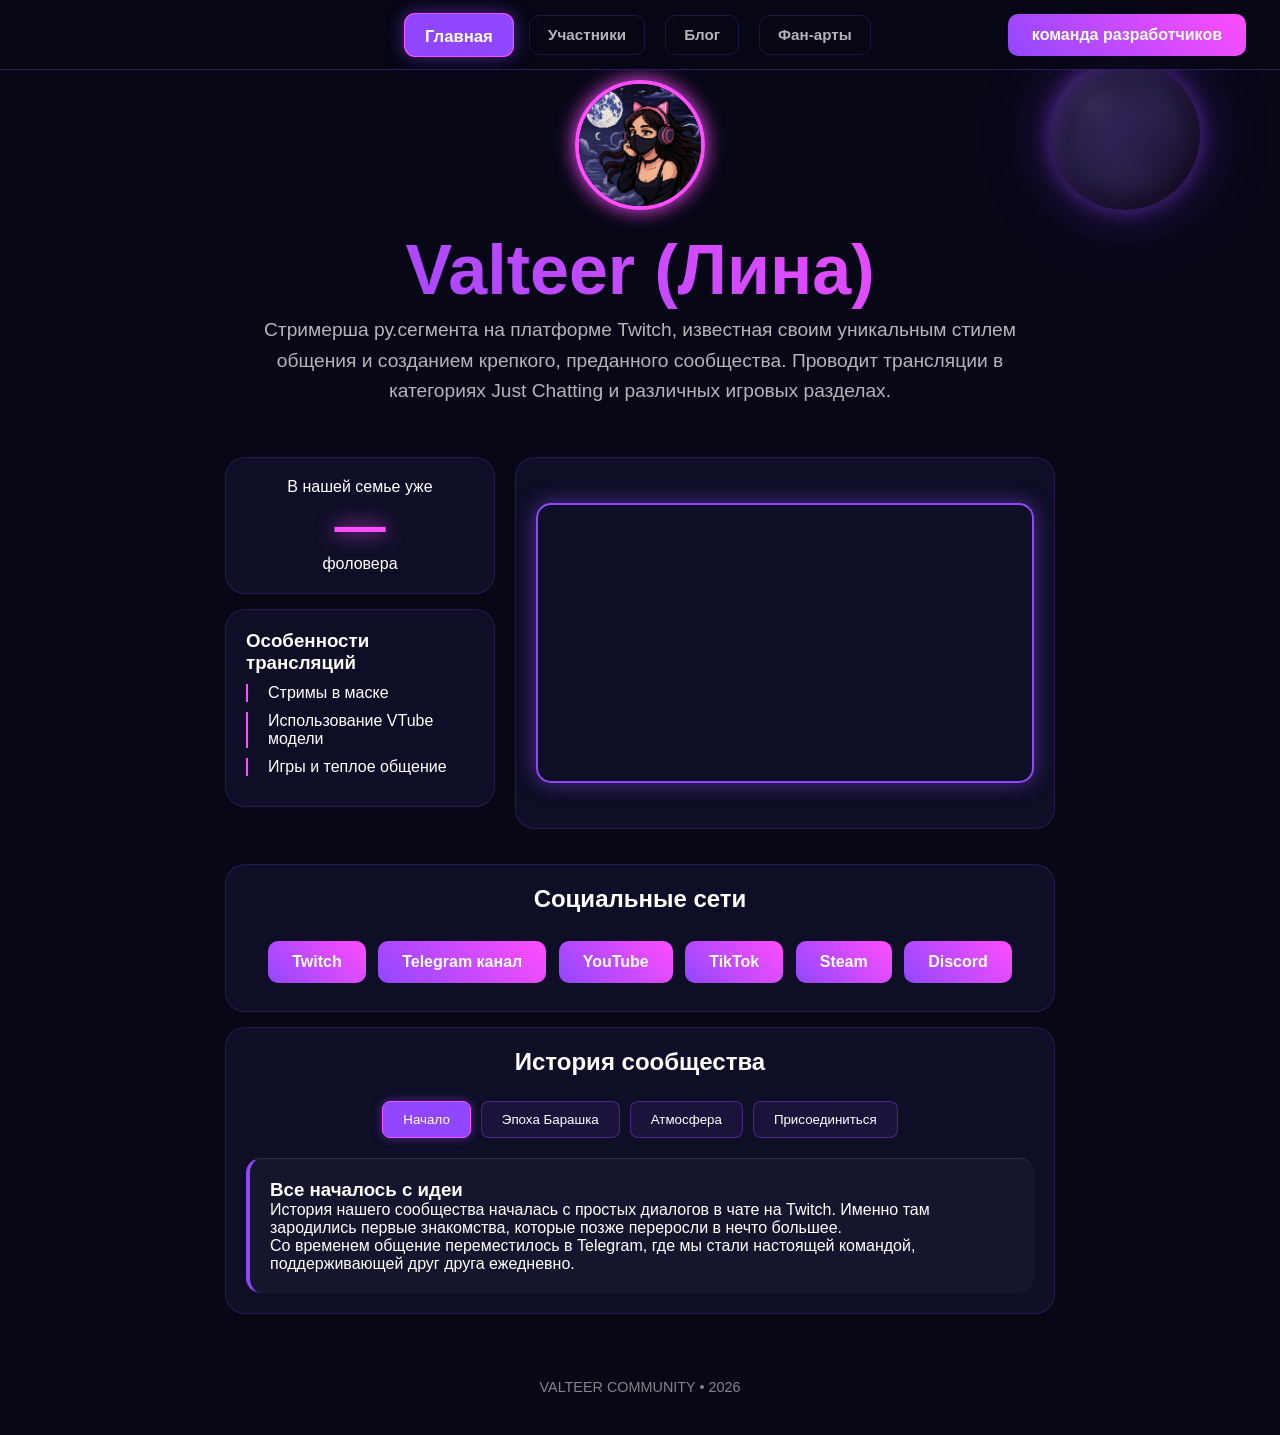
<file: index.html>
<!DOCTYPE html>
<html lang="ru">
<head>
	<link rel="icon" type="image/png" href="/favicon.png">
    <meta charset="UTF-8">
    <title>VALTEER | Домик Valteer</title>
    <link rel="stylesheet" href="style.css">
    <style>
        /* Стили для вкладок истории */
        .history-tabs {
            display: flex;
            gap: 10px;
            margin-bottom: 20px;
            flex-wrap: wrap;
            justify-content: center;
        }
        .tab-button {
            background: rgba(145, 71, 255, 0.1);
            border: 1px solid rgba(145, 71, 255, 0.4);
            color: white;
            padding: 10px 20px;
            border-radius: 8px;
            cursor: pointer;
            transition: 0.3s;
            font-family: inherit;
        }
        .tab-button:hover, .tab-button.active {
            background: #9147ff;
            border-color: #ff4dff;
            box-shadow: 0 0 10px rgba(145, 71, 255, 0.5);
        }
        .tab-content {
            display: none;
            padding: 20px;
            background: rgba(255, 255, 255, 0.03);
            border-radius: 15px;
            border-left: 4px solid #9147ff;
            animation: fadeIn 0.5s ease;
        }
        .tab-content.active { display: block; }
        
        @keyframes fadeIn {
            from { opacity: 0; transform: translateY(10px); }
            to { opacity: 1; transform: translateY(0); }
        }

        /* Аватарка */
        .hero-avatar-container { text-align: center; margin-bottom: 20px; }
        .hero-avatar {
            width: 150px; height: 150px;
            border-radius: 50%;
            border: 4px solid #9147ff;
            box-shadow: 0 0 25px rgba(145, 71, 255, 0.5);
            object-fit: cover;
			
        }
	
/* Контейнер для центрирования (если нужно) */
.hero-avatar-container {
    display: flex;
    justify-content: center;
    align-items: center;
    margin-bottom: 20px; /* Отступ снизу */
}

/* Ссылка-обертка */
.hero-avatar-container a {
    text-decoration: none; /* Убираем подчеркивание, если вдруг есть */
    display: block; /* Чтобы ссылка занимала весь размер картинки */
}

/* Сама аватарка - ИСПРАВЛЕННЫЙ БЛОК */
.hero-avatar {
    /* Фиксированный размер, как у участников */
    width: 130px; 
    height: 130px;
    
    border-radius: 50%; /* Делаем круглой */
    object-fit: cover; /* Чтобы фото не сплющивалось внутри круга */
    
    /* Плавность анимации */
    transition: 0.5s; 
    display: block;

    /* Добавим свечение (по желанию, как у Valteer) */
    border: 4px solid #ff4dff; 
    box-shadow: 0 0 20px #ff4dff;
}

/* Анимация при наведении */
.hero-avatar-container a:hover .hero-avatar {
    transform: scale(1.1) rotate(3deg);
}  
        .feature-list { list-style: none; padding: 0; }
        .feature-list li { margin: 10px 0; padding-left: 20px; border-left: 2px solid #ff4dff; }

        .follower-count {
            font-size: 3.2rem;
            font-weight: bold;
            color: #ff4dff;
            text-shadow: 0 0 20px #ff4dff;
            transition: opacity 0.5s;
        }
    </style>
</head>
<body>
    <nav class="main-nav">
		<a href="index.html" class="nav-link active">Главная</a>
		<a href="members.html" class="nav-link">Участники</a>
		<a href="blog.html" class="nav-link">Блог</a>
		<a href="gallery.html" class="nav-link">Фан-арты</a>		
		<a href="creator.html"class="button_right">команда разработчиков</a>
	</nav>
    
    <div class="moon"></div>
    <div id="star-container"></div>

   <div class="container">
        <section class="hero-section" style="text-align: center; margin-bottom: 50px;">
            <div class="hero-avatar-container">
				<a href="family.html" >
                <img src="avatar.png" alt="Valteer" class="hero-avatar">
				</a>
            </div>
            <h1 class="title">Valteer (Лина)</h1>
            <p class="subtitle" style="max-width: 800px; margin: 0 auto; line-height: 1.6;">
                Cтримерша ру.сегмента на платформе Twitch, известная своим уникальным стилем общения и созданием крепкого, преданного сообщества. 
                Проводит трансляции в категориях Just Chatting и различных игровых разделах.
            </p>
        </section>

        <div class="main-grid">
            <div class="left-col">
                <div class="card followers-card" style="text-align: center;">
                    <div class="follower-label">В нашей семье уже</div>
                    <div id="follower-count" class="follower-count">...</div>
                    <div class="follower-label">фоловера</div>
                </div>

                <div class="card">
                    <h3>Особенности трансляций</h3>
                    <ul class="feature-list">
                        <li>Стримы в маске</li>
                        <li>Использование VTube <br>модели</li>
                        <li>Игры и теплое общение</li>
                    </ul>
                </div>
            </div>

            <div class="right-col">
                <div class="card twitch-card">
                    <div class="twitch-container">
                        <iframe src="https://player.twitch.tv/?channel=valteer&parent=valteerfan.vercel.app" 
                                height="100%" width="100%" style="border: none;" allowfullscreen="true"></iframe>
                    </div>
                </div>
            </div>
        </div>

        <div class="card" style="text-align: center;">
            <h2>Социальные сети</h2>
            <div style="margin-top: 20px;">
                <a class="button" href="https://www.twitch.tv/valteer" target="_blank">Twitch</a>
                <a class="button" href="https://t.me/v_valteer" target="_blank">Telegram канал</a>
                <a class="button" href="https://www.youtube.com/@v_valteer_v" target="_blank">YouTube</a>
                <a class="button" href="https://www.tiktok.com/@v_valteer_v" target="_blank">TikTok</a>
                <a class="button" href="https://steamcommunity.com/id/layka9999" target="_blank">Steam</a>
                <a class="button" href="https://discord.gg/EJC8Frmw" target="_blank">Discord</a>
            </div>
        </div>

        <div class="card">
            <h2 style="text-align: center; margin-bottom: 25px;">История сообщества</h2>
            
            <div class="history-tabs">
                <button onclick="openTab('origin')" class="tab-button active">Начало</button>
                <button onclick="openTab('lamb')" class="tab-button">Эпоха Барашка</button>
                <button onclick="openTab('lore')" class="tab-button">Атмосфера</button>
                <button onclick="openTab('join')" class="tab-button">Присоединиться</button>
            </div>

            <div id="origin" class="tab-content active">
                <h3>Все началось с идеи</h3>
                <p>История нашего сообщества началась с простых диалогов в чате на Twitch. Именно там зародились первые знакомства, которые позже переросли в нечто большее.</p>
                <p>Со временем общение переместилось в Telegram, где мы стали настоящей командой, поддерживающей друг друга ежедневно.</p>
            </div>

            <div id="lamb" class="tab-content">
                <h3>Новая глава</h3>
                <p>Знаковый этап в жизни сообщества наступил во время прохождения игры <b>Cult of the Lamb</b>. Стилистика игры и её уютная механика объединения персонажей идеально совпали с настроением наших зрителей.</p>
            </div>

            <div id="lore" class="tab-content">
                <h3>Наш вайб</h3>
                <p>Наше сообщество — это прежде всего про поддержку и общие интересы. У нас сложились свои добрые традиции, локальные шутки и история, которую мы пишем каждый день вместе на трансляциях.</p>
            </div>

            <div id="join" class="tab-content">
                <h3>Заходи к нам</h3>
                <p>Мы всегда открыты для новых людей, которые ценят ламповое общение и уважение друг к другу.</p>
                <p>Присоединяйся к нам в Telegram или Discord, чтобы всегда быть на связи!</p>
				<a class="button" href="https://t.me/+zqAXG3Q7hgRlNDhi" target="_blank">Telegram чатик</a>
                    <a class="button" href="https://discord.gg/EJC8Frmw" target="_blank">Discord</a>
            </div>
        </div>
    </div>

    <footer>VALTEER COMMUNITY • 2026</footer>

    <script>
        // Переключение вкладок
        function openTab(tabId) {
            const contents = document.querySelectorAll('.tab-content');
            const buttons = document.querySelectorAll('.tab-button');
            
            contents.forEach(content => content.classList.remove('active'));
            buttons.forEach(btn => btn.classList.remove('active'));
            
            document.getElementById(tabId).classList.add('active');
            event.currentTarget.classList.add('active');
        }

        // Счетчик фолловеров
        async function updateFollowers() {
            const countElement = document.getElementById('follower-count');
            try {
                const response = await fetch('https://decapi.me/twitch/followcount/valteer');
                if (response.ok) {
                    const count = await response.text();
                    countElement.textContent = parseInt(count).toLocaleString('ru-RU');
                }
            } catch (err) { countElement.textContent = "—"; }
        }
        updateFollowers();
        setInterval(updateFollowers, 300000);
    </script>
</body>
</html>
</file>
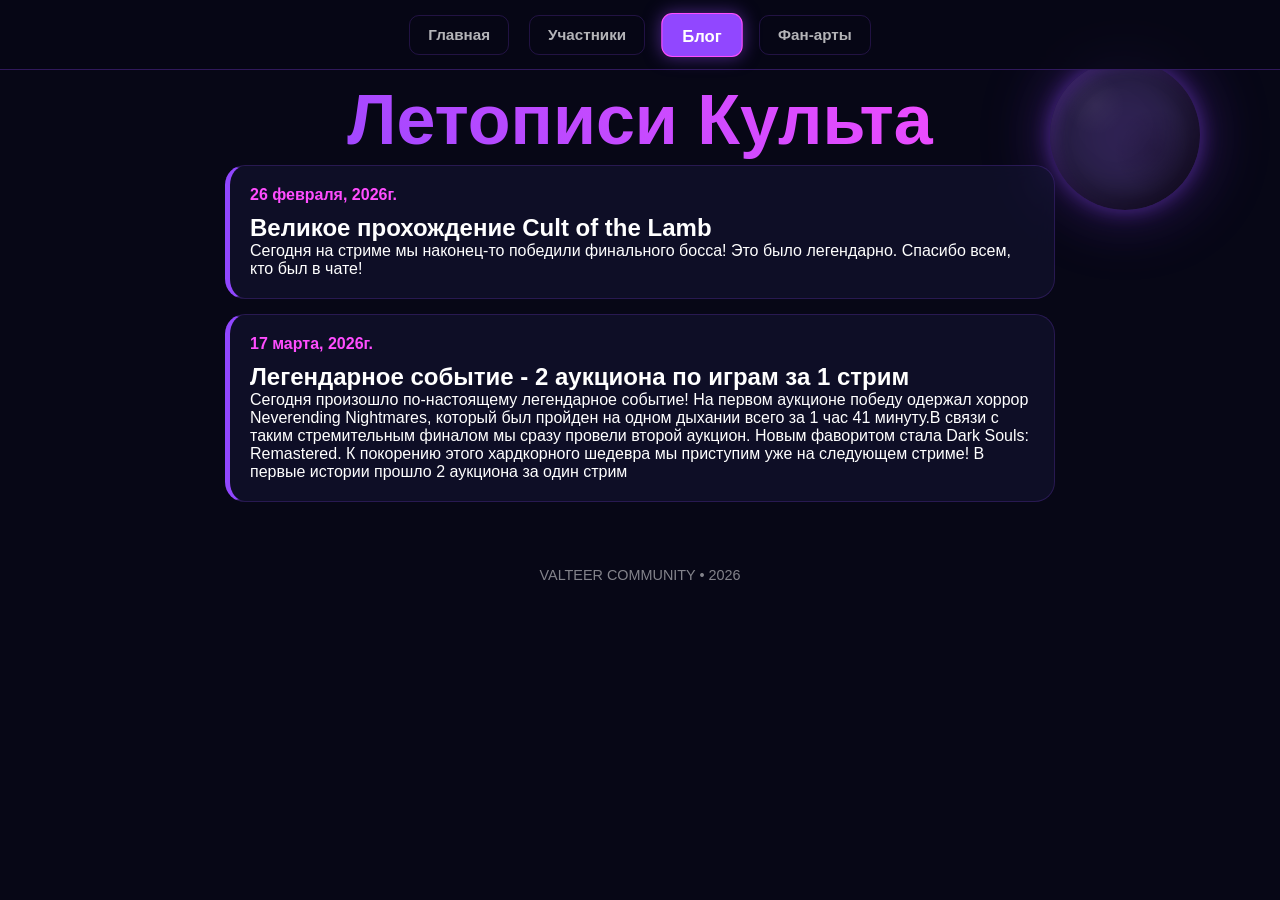
<file: blog.html>
<!DOCTYPE html>
<html lang="ru">
<head>
    <link rel="icon" type="image/png" href="favicon.png">
    <meta charset="UTF-8">
    <title>Летописи | VALTEER</title>
    <link rel="stylesheet" href="style.css">
    <style>
        .post-date { color: #ff4dff; font-weight: bold; margin-bottom: 10px; display: block; }
        .blog-post { border-left: 5px solid #9147ff; }
    </style>
</head>
<body>
    <div class="moon"></div>

    <nav class="main-nav">
    <a href="index.html" class="nav-link">Главная</a>
    <a href="members.html" class="nav-link">Участники</a>
    <a href="blog.html" class="nav-link active">Блог</a>
    <a href="gallery.html" class="nav-link">Фан-арты</a>
</nav>

    <div class="container">
        <h1 class="title">Летописи Культа</h1>
        
        <article class="card blog-post">
            <span class="post-date">26 февраля, 2026г.</span>
            <h2>Великое прохождение Cult of the Lamb</h2>
            <p>Сегодня на стриме мы наконец-то победили финального босса! Это было легендарно. Спасибо всем, кто был в чате!</p>
        </article>

    <article class="card blog-post">
        <span class="post-date">17 марта, 2026г.</span>
        <h2>Легендарное событие - 2 аукциона по играм за 1 стрим</h2>
        <p>Сегодня произошло по-настоящему легендарное событие! На первом аукционе победу одержал хоррор Neverending Nightmares, который был пройден на одном дыхании всего за 1 час 41 минуту.
​В связи с таким стремительным финалом мы сразу провели второй аукцион. Новым фаворитом стала Dark Souls: Remastered. К покорению этого хардкорного шедевра мы приступим уже на следующем стриме! В первые истории прошло 2 аукциона за один стрим </p>
    </article>
    </div>

    <footer>VALTEER COMMUNITY • 2026</footer>
</body>
</html>
</file>
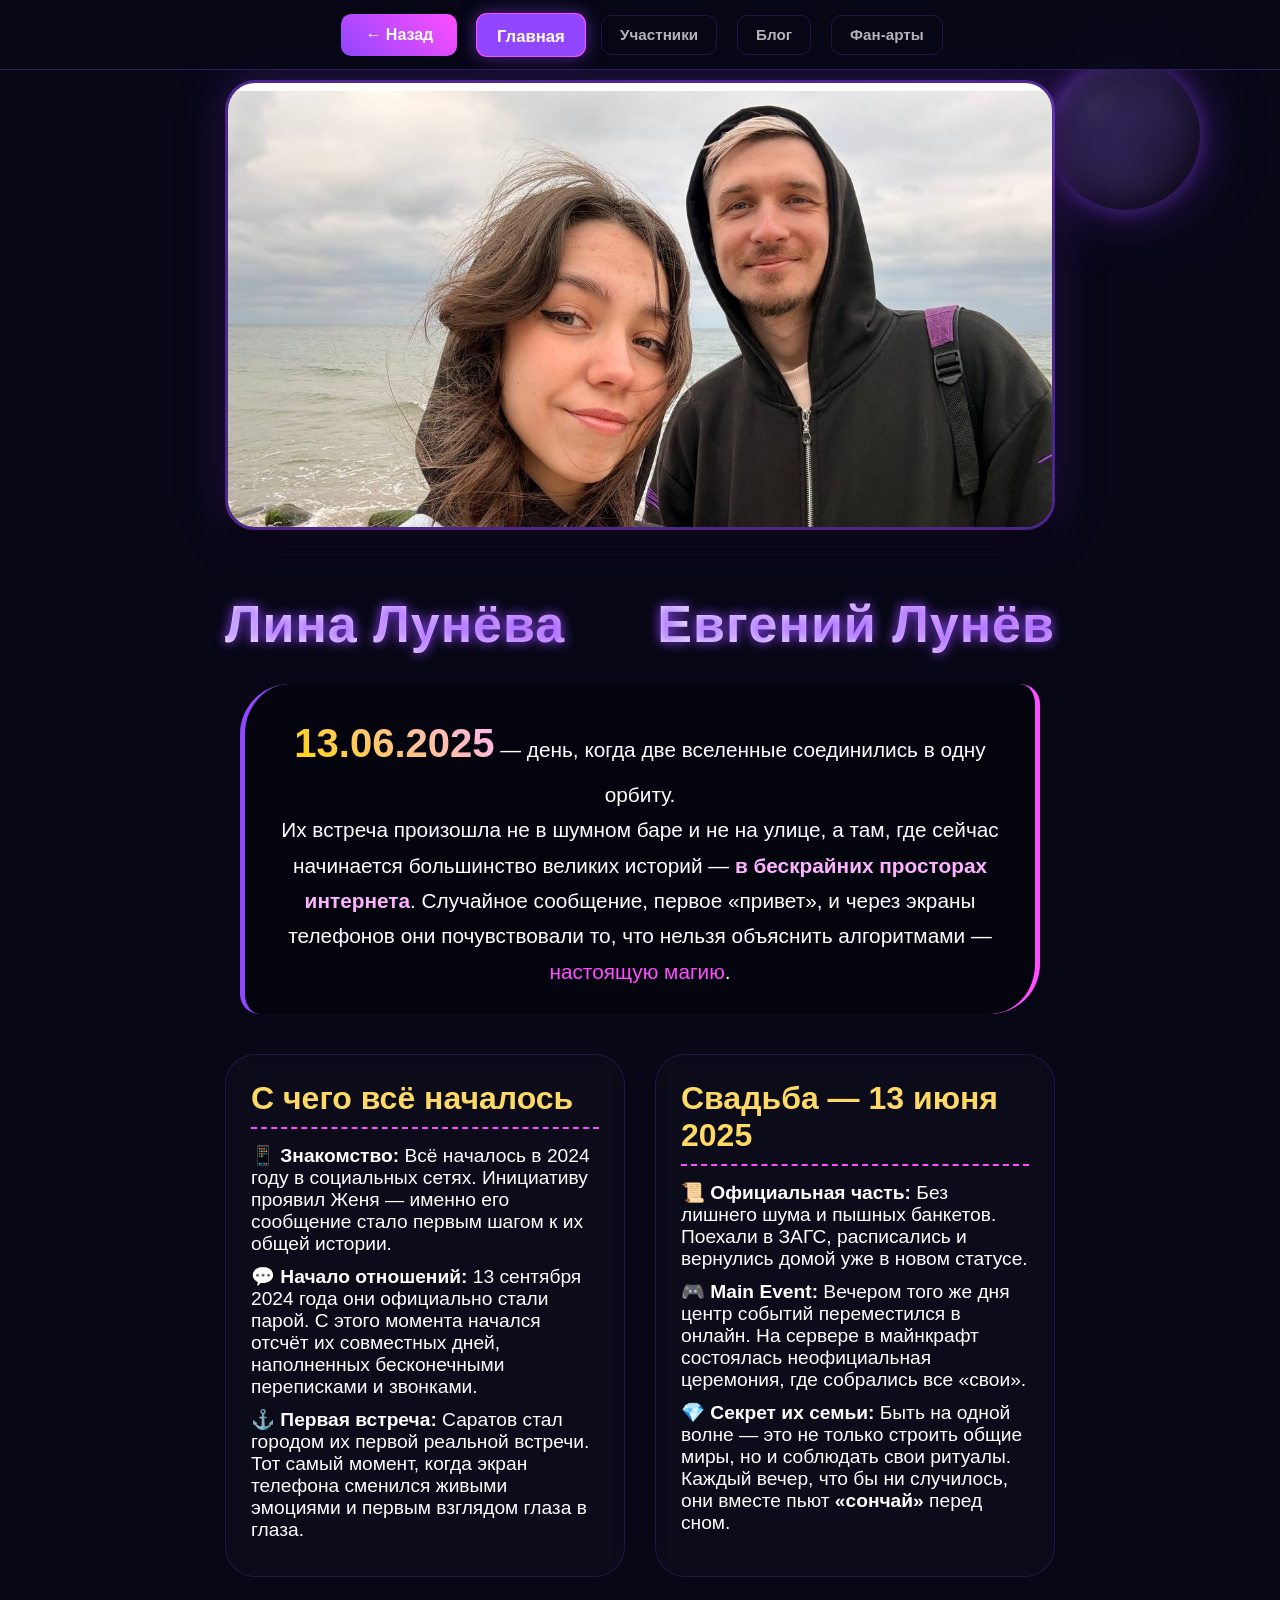
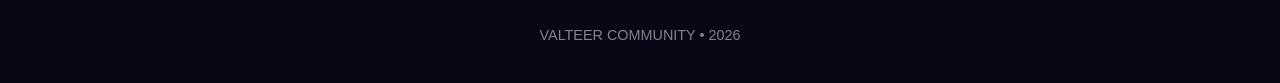
<file: family.html>
<!DOCTYPE html>
<html lang="ru">
<head>
    <link rel="icon" type="image/png" href="favicon.png">
    <meta charset="UTF-8">
    <meta name="viewport" content="width=device-width, initial-scale=1.0">
    <title>Семья Лунёвых | История любви</title>
    <link rel="stylesheet" href="style.css">
    <style>
        /* Дополнительные косметические правки для этой страницы */
        .family-photo {
            width: 100%;
            max-height: 450px;
            object-fit: cover;
            border-radius: 30px;
            border: 3px solid rgba(145, 71, 255, 0.5);
            box-shadow: 0 20px 30px rgba(0,0,0,0.6), 0 0 50px rgba(145,71,255,0.3);
            margin-bottom: 30px;
            transition: 0.4s;
        }
        .family-photo:hover {
            border-color: #ff4dff;
            box-shadow: 0 0 50px #9147ff;
        }

        /* Пара имён — кликабельные заголовки */
        .name-pair {
            display: flex;
            justify-content: space-between;
            align-items: center;
            flex-wrap: wrap;
            gap: 20px;
            margin: 30px 0 20px;
        }
        .name-link {
            font-size: clamp(32px, 6vw, 52px);
            font-weight: 800;
            text-decoration: none;
            background: linear-gradient(45deg, #fff, #e0b0ff);
            -webkit-background-clip: text;
            -webkit-text-fill-color: transparent;
            transition: 0.3s;
            text-shadow: 0 0 12px #9147ff;
            letter-spacing: 1px;
        }
        .name-link:hover {
            transform: scale(1.05);
            filter: drop-shadow(0 0 20px #ff4dff);
            background: linear-gradient(45deg, #ffd966, #ff4dff);
            -webkit-background-clip: text;
        }

        /* Романтичная подпись */
        .story-text {
            font-size: 1.3rem;
            line-height: 1.7;
            text-align: center;
            max-width: 800px;
            margin: 30px auto;
            background: rgba(0,0,0,0.3);
            padding: 25px;
            border-radius: 50px 20px 50px 20px;
            border-left: 5px solid #9147ff;
            border-right: 5px solid #ff4dff;
            backdrop-filter: blur(6px);
        }

        .heart-symbol {
            color: #ff4dff;
            font-size: 2rem;
            filter: drop-shadow(0 0 10px hotpink);
            animation: pulse 2s infinite;
        }
        @keyframes pulse {
            0% { opacity: 0.7; transform: scale(1); }
            50% { opacity: 1; transform: scale(1.1); }
            100% { opacity: 0.7; transform: scale(1); }
        }

        .detail-grid {
            display: grid;
            grid-template-columns: 1fr 1fr;
            gap: 30px;
            margin-top: 40px;
        }
        @media (max-width:600px) {
            .detail-grid { grid-template-columns: 1fr; }
        }

        .milestone {
            background: rgba(255,255,255,0.02);
            border-radius: 30px;
            padding: 25px;
            backdrop-filter: blur(8px);
            border: 1px solid #9147ff30;
            transition: 0.4s;
        }
        .milestone:hover {
            border-color: #ff4dff;
            box-shadow: 0 0 40px #4d1aff30;
        }
        .milestone h3 {
            font-size: 2rem;
            color: #ffd966;
            margin-bottom: 15px;
            border-bottom: 2px dashed #ff4dff;
            padding-bottom: 10px;
        }
        .milestone p {
            font-size: 1.2rem;
            margin: 10px 0;
        }

        .big-date {
            font-size: 2.5rem;
            font-weight: bold;
            background: linear-gradient(45deg, gold, #ffb3ff);
            -webkit-background-clip: text;
            -webkit-text-fill-color: transparent;
            display: inline-block;
        }
    </style>
</head>
<body>

    <!-- Падающие звёзды (эффект из style.css) -->
    <div class="star-fall" style="left:10%; animation-delay:0s;"></div>
    <div class="star-fall" style="left:30%; animation-delay:2s;"></div>
    <div class="star-fall" style="left:70%; animation-delay:4s;"></div>
    <div class="star-fall" style="left:90%; animation-delay:1s;"></div>
    <div class="star-fall" style="left:50%; animation-delay:3.5s;"></div>

    <!-- Луна (мистическая) -->
    <div class="moon"></div>

    <!-- Навигация (из стиля, для красоты) -->
   <nav class="main-nav">
       <a href="index.html" class="button">← Назад</a>
        <a href="index.html" class="nav-link active">Главная</a>
        <a href="members.html" class="nav-link">Участники</a>
        <a href="blog.html" class="nav-link">Блог</a>
        <a href="gallery.html" class="nav-link">Фан-арты</a>
    </nav>

    <!-- Основной контент -->
    <div class="container" style="position: relative; z-index: 2;">

        <!-- Совместная фотография (вообразим красивый кадр) -->
        <img class="family-photo" src="familyphoto.png" 
             
            

        <!-- Кликабельные имена: слева Лина, справа Евгений -->
        <div class="name-pair">
            
            <a href="valteerbio.html" class="name-link" style="text-align: left;"> Лина Лунёва</a>
            <span class="heart-symbol"></span>
            <a href="jacklooney.html" class="name-link" style="text-align: right;">Евгений Лунёв </a>
        </div>

        <!-- Романтичная вода / предыстория -->
        <div class="story-text">
            <span class="big-date">13.06.2025</span> — день, когда две вселенные соединились в одну орбиту.<br>
            Их встреча произошла не в шумном баре и не на улице, а там, где сейчас начинается большинство великих историй — 
            <strong style="color:#ffb3ff;">в бескрайних просторах интернета</strong>. 
            Случайное сообщение, первое «привет», и через экраны телефонов они почувствовали то, что нельзя объяснить алгоритмами — 
            <span style="color:#ff4dff;">настоящую магию</span>.
        </div>

        <!-- Детали знакомства и свадьбы с красивой водой -->
       <div class="detail-grid">
    <div class="milestone">
        <h3>С чего всё началось</h3>
        <p>📱 <strong>Знакомство:</strong> Всё началось в 2024 году в социальных сетях. Инициативу проявил Женя — именно его сообщение стало первым шагом к их общей истории.</p>
        <p>💬 <strong>Начало отношений:</strong> 13 сентября 2024 года они официально стали парой. С этого момента начался отсчёт их совместных дней, наполненных бесконечными переписками и звонками.</p>
        <p>⚓ <strong>Первая встреча:</strong> Саратов стал городом их первой реальной встречи. Тот самый момент, когда экран телефона сменился живыми эмоциями и первым взглядом глаза в глаза.</p>
    </div>
    <div class="milestone">
    <h3>Свадьба — 13 июня 2025</h3>
    <p>📜 <strong>Официальная часть:</strong> Без лишнего шума и пышных банкетов. Поехали в ЗАГС, расписались и вернулись домой уже в новом статусе.</p>
    <p>🎮 <strong>Main Event:</strong> Вечером того же дня центр событий переместился в онлайн. На сервере в майнкрафт состоялась неофициальная церемония, где собрались все «свои».</p>
    <p>💎 <strong>Секрет их семьи:</strong> Быть на одной волне — это не только строить общие миры, но и соблюдать свои ритуалы. Каждый вечер, что бы ни случилось, они вместе пьют <strong>«сончай»</strong> перед сном.</p>
</div>
</div>

 
    </div>

     <footer>VALTEER COMMUNITY • 2026</footer>

  
</body>
</html>
</file>
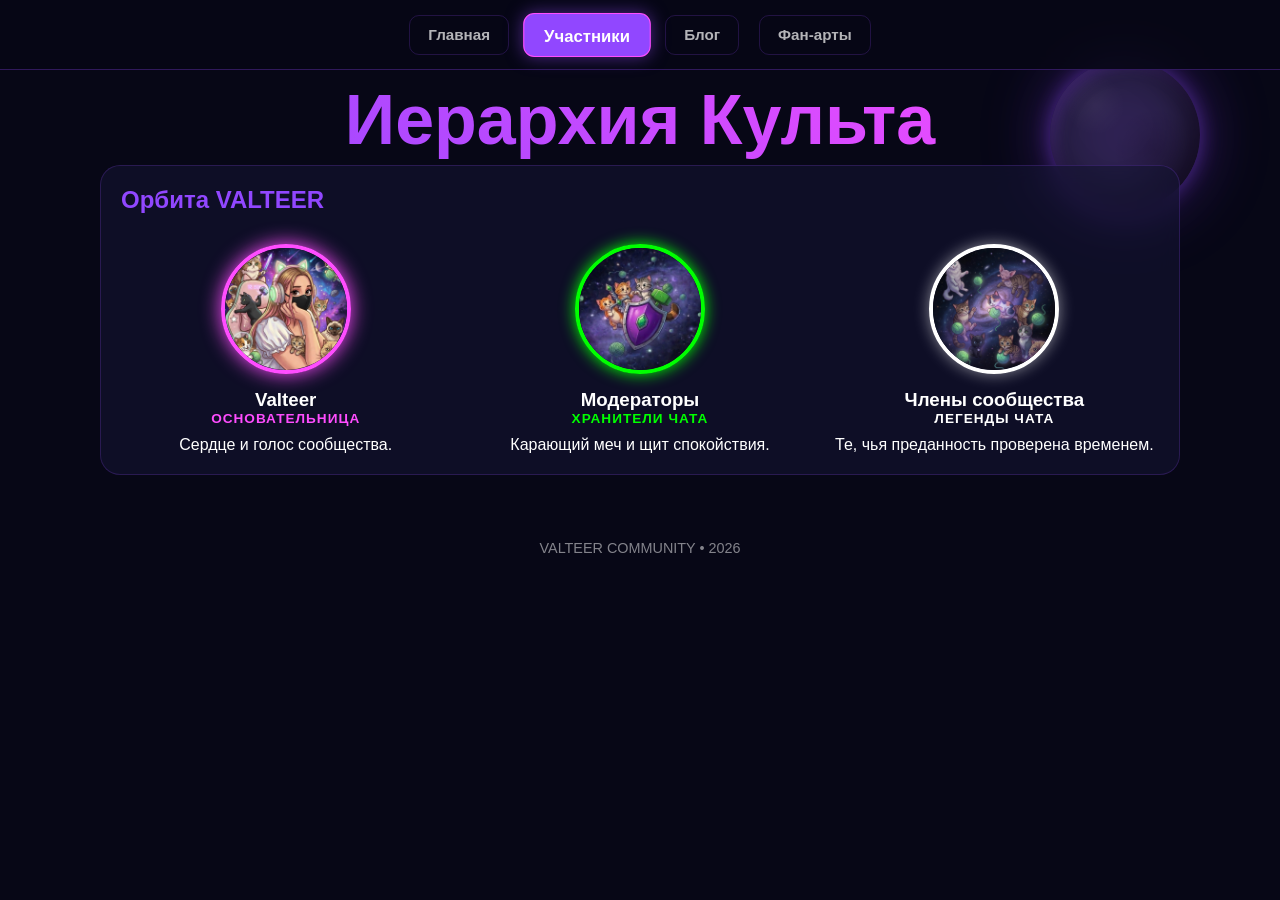
<file: members.html>
<!DOCTYPE html>
<html lang="ru">
<head>
	<link rel="icon" type="image/png" href="../favicon.png">
    <meta charset="UTF-8">
    <title>Участники | VALTEER</title>
    <link rel="stylesheet" href="style.css">
	
    <style>
        /* Сетка участников */
        .members-grid {
            display: grid;
            grid-template-columns: repeat(auto-fit, minmax(280px, 1fr));
            gap: 25px;
            margin-top: 30px;
        }

        .member-avatar {
            width: 130px; height: 130px; border-radius: 50%;
            margin: 0 auto 15px; object-fit: cover; display: block;
            transition: 0.5s; position: relative;
        }

        .ava-v { border: 4px solid #ff4dff; box-shadow: 0 0 20px #ff4dff; animation: pulse-v 3s infinite; }
        .ava-m { border: 4px solid #00ff00; box-shadow: 0 0 15px #00ff00; }
        .ava-l { border: 4px solid #ffffff; box-shadow: 0 0 15px rgba(255,255,255,0.5); }

        @keyframes pulse-v {
            0%, 100% { box-shadow: 0 0 15px #ff4dff; }
            50% { box-shadow: 0 0 35px #ff4dff; }
        }

        .member-card { text-align: center; }
        .member-card:hover .member-avatar { transform: scale(1.1) rotate(3deg); }

        .role {
            font-weight: bold; text-transform: uppercase; font-size: 0.85em;
            margin-bottom: 10px; letter-spacing: 1px;
        }

        .member-link {
            text-decoration: none; color: inherit; display: block;
            transition: transform 0.3s;
        }
        .member-link:hover { transform: translateY(-8px); }
    </style>
</head>
<body>
    <nav class="main-nav"><a href="index.html" class="nav-link">Главная</a><a href="members.html" class="nav-link active">Участники</a><a href="blog.html" class="nav-link">Блог</a><a href="gallery.html" class="nav-link">Фан-арты</a></nav>
    <div class="moon"></div>

   <div class="container" style="max-width: 1100px;"> 
    <h1 class="title">Иерархия Культа</h1>
    
    <div class="card">
        <h2 style="color: #9147ff;">Орбита VALTEER</h2>
        <div class="members-grid">
            <a href="valteer.html" class="member-link">
                <div class="member-card">
                    <img src="valteer_ava.png" class="member-avatar ava-v" alt="Valteer">
                    <h3>Valteer</h3>
                    <p class="role" style="color: #ff4dff;">Основательница</p>
                    <p>Сердце и голос сообщества.</p>
                </div>
            </a>
          

                <a href="moderators.html" class="member-link">
                    <div class="member-card">
                        <img src="mod_ava.png" class="member-avatar ava-m" alt="Модераторы">
                        <h3>Модераторы</h3>
                        <p class="role" style="color: #00ff00;">Хранители чата</p>
                        <p>Карающий меч и щит спокойствия.</p>
                    </div>
                </a>

                <a href="community.html" class="member-link">
                    <div class="member-card">
                        <img src="legend_ava.png" class="member-avatar ava-l" alt="Легенды">
                        <h3>Члены сообщества</h3>
                        <p class="role" style="color: #ffffff;">Легенды чата</p>
                        <p>Те, чья преданность проверена временем.</p>
                    </div>
                </a>
            </div>
        </div>
    </div>

    <footer>VALTEER COMMUNITY • 2026</footer>
</body>
</html>
</file>
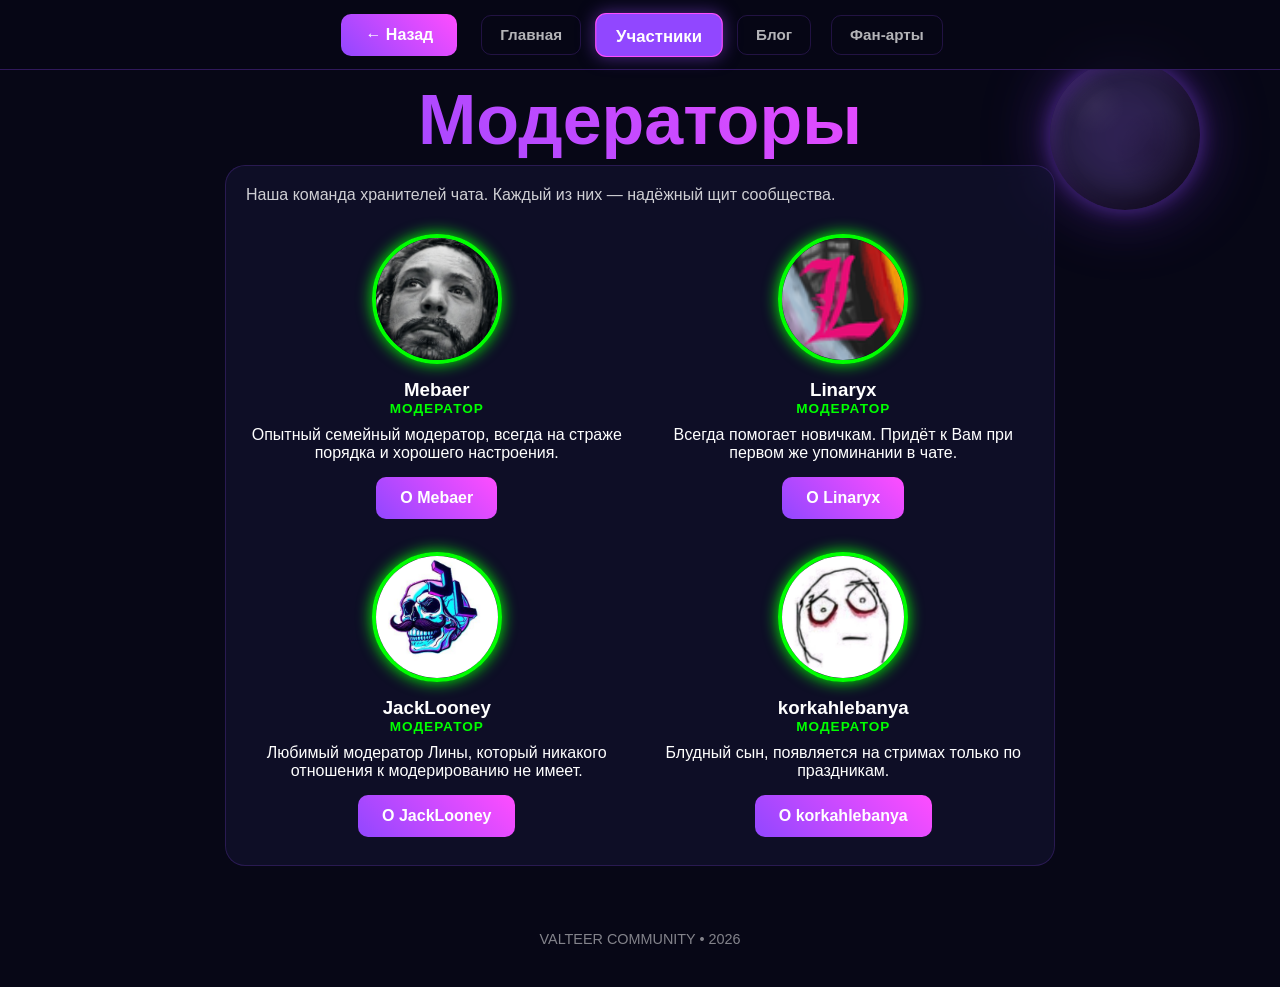
<file: moderators.html>
<DOCUMENT filename="moderators.html">
<!DOCTYPE html>
<html lang="ru">
<head>
    <link rel="icon" type="image/png" href="/favicon.png">
    <meta charset="UTF-8">
    <title>Модераторы | VALTEER</title>
    <link rel="stylesheet" href="style.css">
    <style>
        /* Те же стили, что и в members.html */
        .members-grid { display: grid; grid-template-columns: repeat(auto-fit, minmax(280px, 1fr)); gap: 25px; margin-top: 30px; }
        .member-avatar { width: 130px; height: 130px; border-radius: 50%; margin: 0 auto 15px; object-fit: cover; display: block; transition: 0.5s; }
        .ava-m { border: 4px solid #00ff00; box-shadow: 0 0 15px #00ff00; }
        .member-card { text-align: center; }
        .member-card:hover .member-avatar { transform: scale(1.1) rotate(3deg); }
        .role { font-weight: bold; text-transform: uppercase; font-size: 0.85em; margin-bottom: 10px; letter-spacing: 1px; }
    </style>
</head>
<body>
    <nav class="main-nav">
        <a href="members.html" class="button">← Назад</a>
        <a href="index.html" class="nav-link">Главная</a>
        <a href="members.html" class="nav-link active">Участники</a>
        <a href="blog.html" class="nav-link">Блог</a>
        <a href=gallery.html" class="nav-link">Фан-арты</a>
    </nav>

    <div class="moon"></div>

    <div class="container">
        <h1 class="title">Модераторы</h1>
        <div class="card">
            <p style="opacity: 0.8; margin-bottom: 30px;">Наша команда хранителей чата. Каждый из них — надёжный щит сообщества.</p>
            
            <div class="members-grid">
                
                <div class="member-card">
                    <a href="users/mebaer.html">
                    <img src="mebaer_ava.png" class="member-avatar ava-m" alt="Mebaer">
                    </a>
                    <h3>Mebaer</h3>
                    <p class="role" style="color: #00ff00;">Модератор</p>
                    <p>Опытный семейный модератор, всегда на страже порядка и хорошего настроения.</p>
                    <a href="users/mebaer.html"  class="button" style="margin-top:15px;">О Mebaer</a>
                </div>

                <div class="member-card">
                    <a href="users/linaryx.html">
                    <img src="linaryx_ava.png" class="member-avatar ava-m" alt="Linaryx">
                    </a>
                        <h3>Linaryx</h3>
                    <p class="role" style="color: #00ff00;">Модератор</p>
                    <p>Всегда помогает новичкам. Придёт к Вам при первом же упоминании в чате.</p>
                    <a href="users/linaryx.html"  class="button" style="margin-top:15px;">О Linaryx</a>
                </div>

                <div class="member-card">
                    <a href="users/jacklooney.html">
                    <img src="jacklooney_ava.png" class="member-avatar ava-m" alt="JackLooney">
                    </a>
                    <h3>JackLooney</h3>
                    <p class="role" style="color: #00ff00;">Модератор</p>
                    <p>Любимый модератор Лины, который никакого отношения к модерированию не имеет.</p>
                    <a href="users/jacklooney.html"  class="button" style="margin-top:15px;">О JackLooney</a>
                </div>

                <div class="member-card">
                    <a hrev="users/korkahlebanya.html">
                    <img src="korkahlebanya_ava.png" class="member-avatar ava-m" alt="korkahlebanya">
                    </a>
                    <h3>korkahlebanya</h3>
                    <p class="role" style="color: #00ff00;">Модератор</p>
                    <p>Блудный сын, появляется на стримах только по праздникам.</p>
                    <a href="users/korkahlebanya.html"  class="button" style="margin-top:15px;">О korkahlebanya</a>
                </div>

            </div>
        </div>
        
        
    </div>

    <footer>VALTEER COMMUNITY • 2026</footer>
</body>
</html>
</DOCUMENT>
</file>
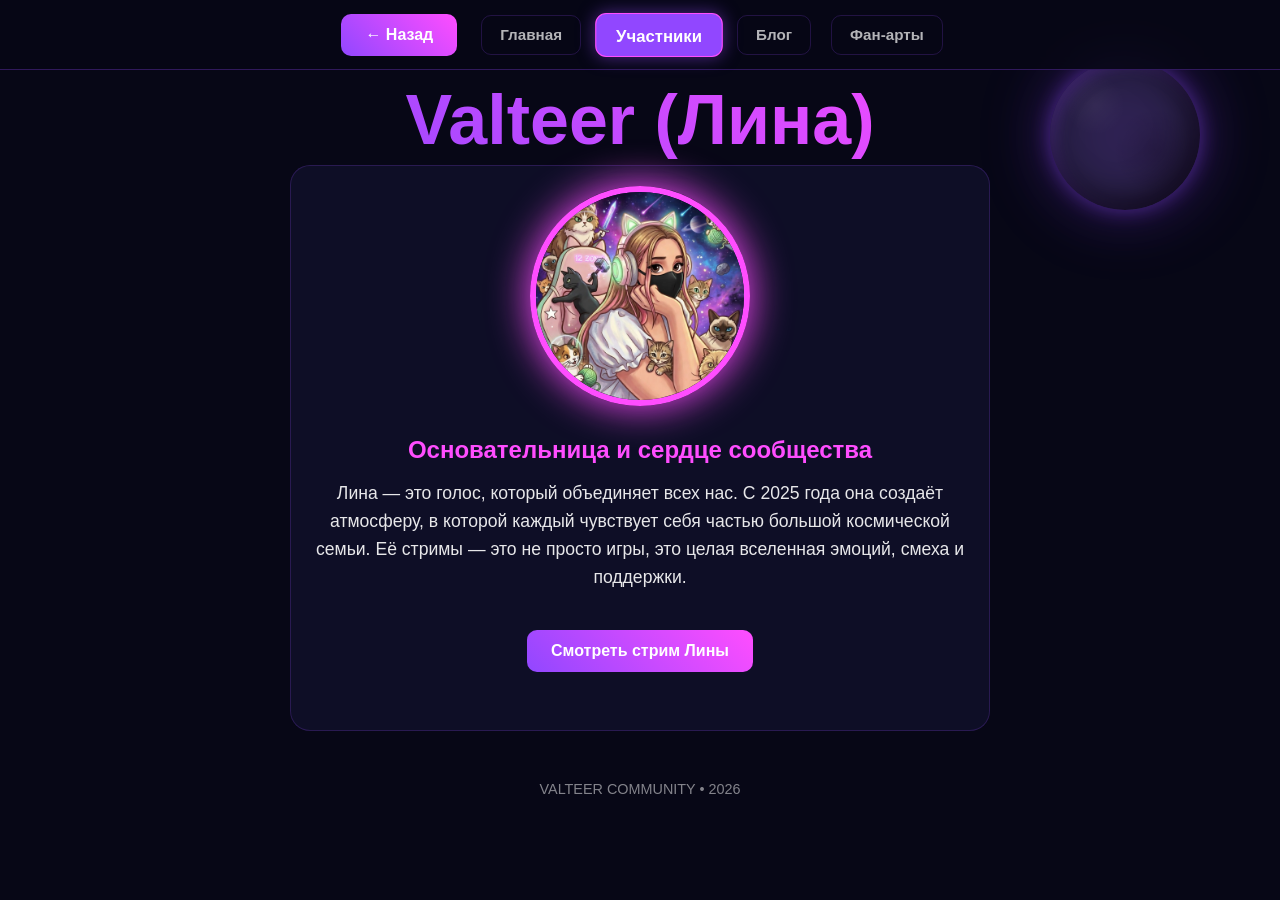
<file: valteer.html>
<DOCUMENT filename="valteer.html">
<!DOCTYPE html>
<html lang="ru">
<head>
    <link rel="icon" type="image/png" href="/favicon.png">
    <meta charset="UTF-8">
    <title>Valteer (Лина) | VALTEER</title>
    <link rel="stylesheet" href="style.css">
</head>
<body>
    <nav class="main-nav">
        <a href="members.html" class="button">← Назад</a>
        <a href="index.html" class="nav-link">Главная</a>
        <a href="members.html" class="nav-link active">Участники</a>
        <a href="blog.html" class="nav-link">Блог</a>
        <a href=gallery.html" class="nav-link">Фан-арты</a>
    </nav>

    <div class="moon"></div>

    <div class="container">
        <h1 class="title">Valteer (Лина)</h1>
        
        <div class="card" style="max-width: 700px; margin: 0 auto; text-align: center;">
            <img src="valteer_ava.png" style="width: 220px; height: 220px; border-radius: 50%; border: 6px solid #ff4dff; box-shadow: 0 0 40px #ff4dff; margin: 0 auto 30px; display: block;">
            
            <h2 style="color: #ff4dff; margin-bottom: 15px;">Основательница и сердце сообщества</h2>
            <p style="font-size: 1.1em; line-height: 1.6; opacity: 0.9;">
                Лина — это голос, который объединяет всех нас. 
                С 2025 года она создаёт атмосферу, в которой каждый чувствует себя частью большой космической семьи. 
                Её стримы — это не просто игры, это целая вселенная эмоций, смеха и поддержки.
            </p>
            
            <div style="margin: 30px 0;">
                <a href="https://www.twitch.tv/valteer" target="_blank" class="button">Смотреть стрим Лины</a>
            </div>
            
           
        </div>
    </div>

    <footer>VALTEER COMMUNITY • 2026</footer>
</body>
</html>
</DOCUMENT>
</file>
<file: style.css>
* { margin: 0; padding: 0; box-sizing: border-box; scroll-behavior: smooth; }
body { font-family: 'Segoe UI', Tahoma, sans-serif; background: #070716; color: white; overflow-x: hidden; }

/* Анимированный фон со звездами */
body::before {
    content: ""; position: fixed; width: 200%; height: 200%;
    background: url("https://www.transparenttextures.com/patterns/stardust.png");
    animation: stars 150s linear infinite; opacity: 0.5; z-index: -2;
}
@keyframes stars { from { transform: translate(0, 0) } to { transform: translate(-1000px, -500px) } }

/* Падающие звезды */
.star-fall {
    position: fixed; width: 2px; height: 2px; background: white;
    box-shadow: 0 0 10px white; border-radius: 50%; opacity: 0;
    animation: falling 4s linear infinite; z-index: -1;
}
@keyframes falling {
    0% { transform: translateY(-10vh) translateX(0); opacity: 1; }
    100% { transform: translateY(110vh) translateX(200px); opacity: 0; }
}

/* Мистическая темная Луна */
.moon {
    position: fixed;
    top: 60px;
    right: 80px;
    width: 150px;
    height: 150px;
    border-radius: 50%;
    z-index: -1;

    /* Глубокий темный градиент с "пепельной" текстурой */
    background: 
        radial-gradient(circle at 30% 30%, rgba(255, 255, 255, 0.05) 0%, transparent 20%),
        radial-gradient(circle at 70% 60%, rgba(0, 0, 0, 0.3) 0%, transparent 30%),
        #1a1a2e; /* Темный сине-черный базовый цвет */

    /* Внутреннее свечение только по краю, создающее эффект затмения */
    box-shadow: 
        inset -10px -10px 30px rgba(0, 0, 0, 0.8), 
        inset 5px 5px 15px rgba(145, 71, 255, 0.3),
        0 0 20px rgba(145, 71, 255, 0.4), 
        0 0 50px rgba(145, 71, 255, 0.2);

    /* Плавная анимация левитации */
    animation: moon-dark-float 15s ease-in-out infinite;
    will-change: transform;
    filter: blur(0.5px); /* Легкое размытие для мягкости */
}

/* Эффект неонового гало позади луны */
.moon::before {
    content: '';
    position: absolute;
    top: 0; left: 0; width: 100%; height: 100%;
    border-radius: 50%;
    background: #9147ff;
    filter: blur(40px);
    opacity: 0.2;
    z-index: -2;
}

@keyframes moon-dark-float {
    0%, 100% {
        transform: translate(0, 0) rotate(0deg);
        box-shadow: 0 0 30px rgba(145, 71, 255, 0.3);
    }
    50% {
        transform: translate(-10px, -20px) rotate(3deg);
        box-shadow: 0 0 50px rgba(145, 71, 255, 0.5);
    }
}
.member-avatar { 
    width: 180px; 
    height: 180px; 
    border-radius: 50%;    /* Делает картинку круглой */
    object-fit: cover;     /* Чтобы лицо не сплющивалось */
    display: block; 
    margin: 0 auto 20px; 
}

/* Цвета обводок и свечения */
.ava-gold { border: 4px solid #ffd700; box-shadow: 0 0 20px #ffd700; }
.ava-vip { border: 4px solid #00f2ff; box-shadow: 0 0 15px #00f2ff; }
.ava-l { border: 3px solid #ffffff; box-shadow: 0 0 10px rgba(255,255,255,0.5); }
.ava-m { border: 4px solid #00ff00; box-shadow: 0 0 15px #00ff00; }
/* Единый стандарт навигации — ЖЕСТКАЯ ФИКСАЦИЯ */
.main-nav {
    display: flex; 
    align-items: center; 
    justify-content: center; /* Центрирует всё по умолчанию */
    height: 70px;    
    gap: 20px;
    padding: 0 30px;
    position: sticky; 
    top: 0; 
    z-index: 1000;
    background: rgba(7, 7, 22, 0.9); 
    backdrop-filter: blur(10px);
    border-bottom: 1px solid rgba(145, 71, 255, 0.3);
    box-sizing: border-box;
}

/* Эта настройка сработает ТОЛЬКО на странице с кнопкой */
.main-nav .button_right {
    position: absolute; /* Кнопка "выходит" из потока и не мешает центру */
    right: 30px;        /* Прижимаем к правому краю навигации */
}

/* Обычные ссылки всегда будут по центру экрана */
.nav-link {
    text-decoration: none; 
    color: rgba(255, 255, 255, 0.7); 
    font-weight: bold; 
    padding: 8px 18px; 
    border-radius: 10px; 
    border: 1px solid rgba(145, 71, 255, 0.2); 
    transition: all 0.3s ease;
    font-size: 0.95rem;
    display: inline-flex;
    align-items: center;
    height: 40px;
}

.nav-link {
    text-decoration: none; 
    color: rgba(255, 255, 255, 0.7); 
    font-weight: bold; 
    padding: 8px 18px; 
    border-radius: 10px; 
    border: 1px solid rgba(145, 71, 255, 0.2); 
    transition: all 0.3s ease;
    font-size: 0.95rem;
    display: inline-flex;
    align-items: center;
    height: 40px; /* Кнопки тоже одной высоты */
}
/* Сетка для главной */
.main-grid {
    display: grid;
    grid-template-columns: 1fr 2fr;
    gap: 20px;
    margin-bottom: 20px;
}

@media (max-width: 800px) {
    .main-grid { grid-template-columns: 1fr; }
}

/* Стили подзаголовка */
.subtitle {
    text-align: center;
    font-size: 1.2rem;
    color: rgba(255, 255, 255, 0.7);
    margin-bottom: 40px;
}

/* Расписание */
.schedule-list {
    list-style: none;
    margin-top: 15px;
    text-align: left;
}

.schedule-list li {
    padding: 8px 0;
    border-bottom: 1px solid rgba(145, 71, 255, 0.1);
}

.schedule-list span {
    color: #ff4dff;
    font-weight: bold;
    margin-right: 10px;
}

/* Теги (интересы) */
.tags-container {
    display: flex;
    justify-content: center;
    gap: 10px;
    flex-wrap: wrap;
    margin-top: 20px;
}

.tag {
    background: rgba(145, 71, 255, 0.2);
    border: 1px solid #9147ff;
    padding: 5px 15px;
    border-radius: 20px;
    font-size: 0.9rem;
    transition: 0.3s;
}

.tag:hover {
    background: #9147ff;
    box-shadow: 0 0 10px #9147ff;
}

/* Анимация карточек при загрузке */
.card {
    animation: slideUp 0.6s ease-out forwards;
}

@keyframes slideUp {
    from { opacity: 0; transform: translateY(20px); }
    to { opacity: 1; transform: translateY(0); }
}
/* Анимация появления */
@keyframes fadeInUp {
    from {
        opacity: 0;
        transform: translateY(30px);
    }
    to {
        opacity: 1;
        transform: translateY(0);
    }
}

.card {
    animation: fadeInUp 0.8s ease-out forwards;
}

/* Задержка для второй карточки, чтобы они появлялись по очереди */
.card:nth-child(2) {
    animation-delay: 0.2s;
}
/* Активная вкладка */
.nav-link.active { 
    color: white;
    background: #9147ff; 
    box-shadow: 0 0 15px rgba(145, 71, 255, 0.5); 
    border-color: #ff4dff;
    transform: scale(1.1); /* Легкое увеличение */
}

/* Контейнеры и Карточки */
.container { max-width: 850px; margin: auto; padding: 10px 10px; }
.title {
    text-align: center; font-size: clamp(40px, 8vw, 70px); margin-bottom: 5px;
    background: linear-gradient(45deg, #9147ff, #ff4dff);
    -webkit-background-clip: text; -webkit-text-fill-color: transparent;
    transition: 0.5s;
}
.card {
    background: rgba(20, 20, 50, 0.6); 
    backdrop-filter: blur(10px);
    border-radius: 20px; 
    padding: 20px;        /* Уменьшили с 30 до 20 */
    margin-bottom: 15px;  /* Уменьшили с 30 до 15 */
    border: 1px solid rgba(145, 71, 255, 0.2); 
    transition: 0.3s;
}
.card:hover { border-color: #9147ff; box-shadow: 0 0 30px rgba(145, 71, 255, 0.3); }

/* Кнопки */
.button {
    display: inline-block; padding: 12px 24px; margin: 8px 4px;
    background: linear-gradient(45deg, #9147ff, #ff4dff);
    color: white; text-decoration: none; border-radius: 10px;
    font-weight: bold; transition: 0.3s; border: none; cursor: pointer;
}
.button:hover { transform: translateY(-3px); box-shadow: 0 0 20px #ff4dff; }

/* Твоя копия для правой стороны */
.button_right {
    display: inline-block; padding: 12px 24px; margin: 8px 4px;
    background: linear-gradient(45deg, #9147ff, #ff4dff);
    color: white; text-decoration: none; border-radius: 10px;
    font-weight: bold; transition: 0.3s; border: none; cursor: pointer;
    float: right; /* Это заставит кнопку улететь в правый край */
}

/* Не забываем добавить ховер и для правой кнопки */
.button_right:hover { 
    transform: translateY(-3px); 
    box-shadow: 0 0 20px #ff4dff; 
}
/* Twitch */
.twitch-container {
    width: 100%; aspect-ratio: 16 / 9; border-radius: 15px;
    overflow: hidden; border: 2px solid #9147ff; margin: 25px 0;
    box-shadow: 0 0 20px rgba(145, 71, 255, 0.5);
}


/* Табы */
.tab-content { display: none; padding: 20px; animation: fadeIn 0.5s; border-top: 1px solid rgba(255,255,255,0.1); }
@keyframes fadeIn { from { opacity: 0; } to { opacity: 1; } }

footer { text-align: center; padding: 40px; opacity: 0.5; font-size: 0.9em; }
</file>
